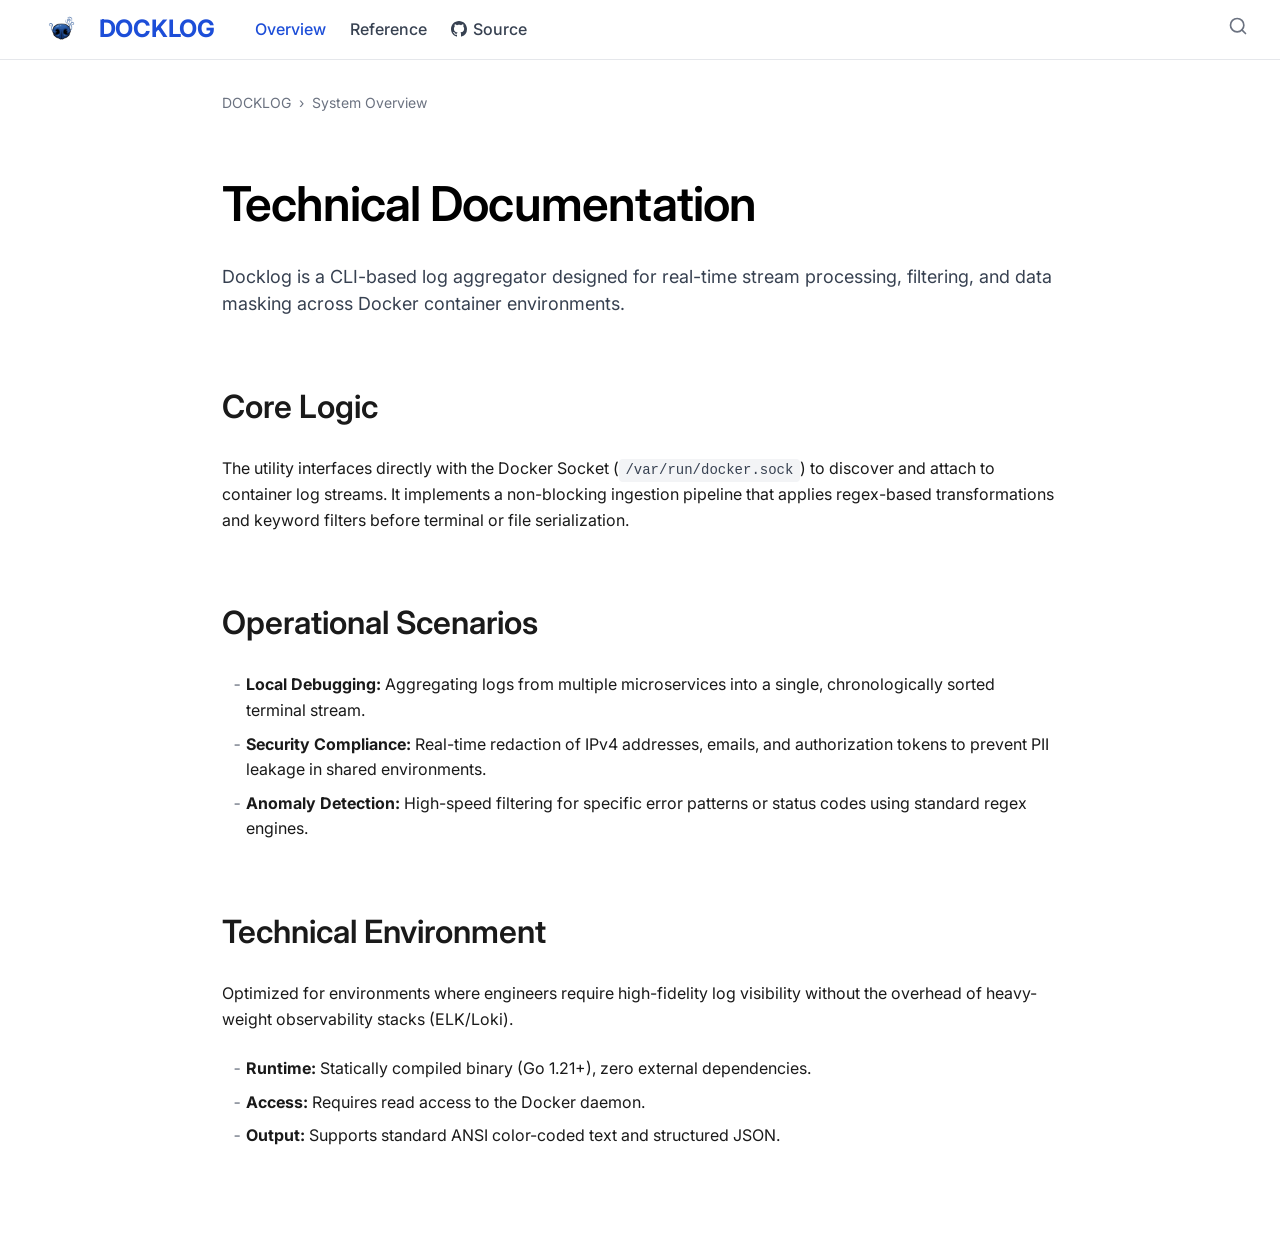
<file: docs/index.html>
<!DOCTYPE html>
<html lang="en">
<head>
    <meta charset="UTF-8">
    <meta name="viewport" content="width=device-width, initial-scale=1.0">
    <title>System Overview | Docklog Documentation</title>
    <link rel="stylesheet" href="style.css">
    <link rel="preconnect" href="https://fonts.googleapis.com">
    <link rel="preconnect" href="https://fonts.gstatic.com" crossorigin>
    <link href="https://fonts.googleapis.com/css2?family=Inter:wght@400;500;600;700&display=swap" rel="stylesheet">
</head>
<body>
    <header class="top-nav">
        <div class="nav-left">
            <a href="index.html" class="logo">
                <img src="docklog.png" alt="Docklog Logo" class="logo-img">
                DOCKLOG
            </a>
            <nav class="nav-links">
                <a href="index.html" class="active">Overview</a>
                <a href="commands.html">Reference</a>
                <a href="https://github.com/doguhanniltextra/docklog">
                    <svg height="16" width="16" viewBox="0 0 16 16" fill="currentColor" style="vertical-align: middle;"><path d="M8 0C3.58 0 0 3.58 0 8c0 3.54 2.29 6.53 5.47 7.59.4.07.55-.17.55-.38 0-.19-.01-.82-.01-1.49-2.01.37-2.53-.49-2.69-.94-.09-.23-.48-.94-.82-1.13-.28-.15-.68-.52-.01-.53.63-.01 1.08.58 1.23.82.72 1.21 1.87.87 2.33.66.07-.52.28-.87.51-1.07-1.78-.2-3.64-.89-3.64-3.95 0-.87.31-1.59.82-2.15-.08-.2-.36-1.02.08-2.12 0 0 .67-.21 2.2.82.64-.18 1.32-.27 2-.27.68 0 1.36.09 2 .27 1.53-1.04 2.2-.82 2.2-.82.44 1.1.16 1.92.08 2.12.51.56.82 1.27.82 2.15 0 3.07-1.87 3.75-3.65 3.95.29.25.54.73.54 1.48 0 1.07-.01 1.93-.01 2.2 0 .21.15.46.55.38A8.013 8.013 0 0016 8c0-4.42-3.58-8-8-8z"></path></svg>
                    Source
                </a>
            </nav>
        </div>
        <div class="search-icon">
            <svg width="20" height="20" viewBox="0 0 24 24" fill="none" stroke="currentColor" stroke-width="2" stroke-linecap="round" stroke-linejoin="round"><circle cx="11" cy="11" r="8"></circle><line x1="21" y1="21" x2="16.65" y2="16.65"></line></svg>
        </div>
    </header>

    <div class="breadcrumbs">
        <div class="breadcrumb-trail">
            <a href="index.html">DOCKLOG</a><span>&rsaquo;</span>System Overview
        </div>
    </div>

    <main class="container">
        <h1>Technical Documentation</h1>
        
        <p class="intro">
            Docklog is a CLI-based log aggregator designed for real-time stream processing, filtering, and data masking across Docker container environments.
        </p>

        <section id="system-logic">
            <h2>Core Logic</h2>
            <p>
                The utility interfaces directly with the Docker Socket (<code>/var/run/docker.sock</code>) to discover and attach to container log streams. It implements a non-blocking ingestion pipeline that applies regex-based transformations and keyword filters before terminal or file serialization.
            </p>
        </section>

        <section id="operational-scenarios">
            <h2>Operational Scenarios</h2>
            <ul>
                <li><strong>Local Debugging:</strong> Aggregating logs from multiple microservices into a single, chronologically sorted terminal stream.</li>
                <li><strong>Security Compliance:</strong> Real-time redaction of IPv4 addresses, emails, and authorization tokens to prevent PII leakage in shared environments.</li>
                <li><strong>Anomaly Detection:</strong> High-speed filtering for specific error patterns or status codes using standard regex engines.</li>
            </ul>
        </section>

        <section id="technical-constraints">
            <h2>Technical Environment</h2>
            <p>
                Optimized for environments where engineers require high-fidelity log visibility without the overhead of heavy-weight observability stacks (ELK/Loki).
            </p>
            <ul>
                <li><strong>Runtime:</strong> Statically compiled binary (Go 1.21+), zero external dependencies.</li>
                <li><strong>Access:</strong> Requires read access to the Docker daemon.</li>
                <li><strong>Output:</strong> Supports standard ANSI color-coded text and structured JSON.</li>
            </ul>
        </section>

    </main>
</body>
</html>
</file>
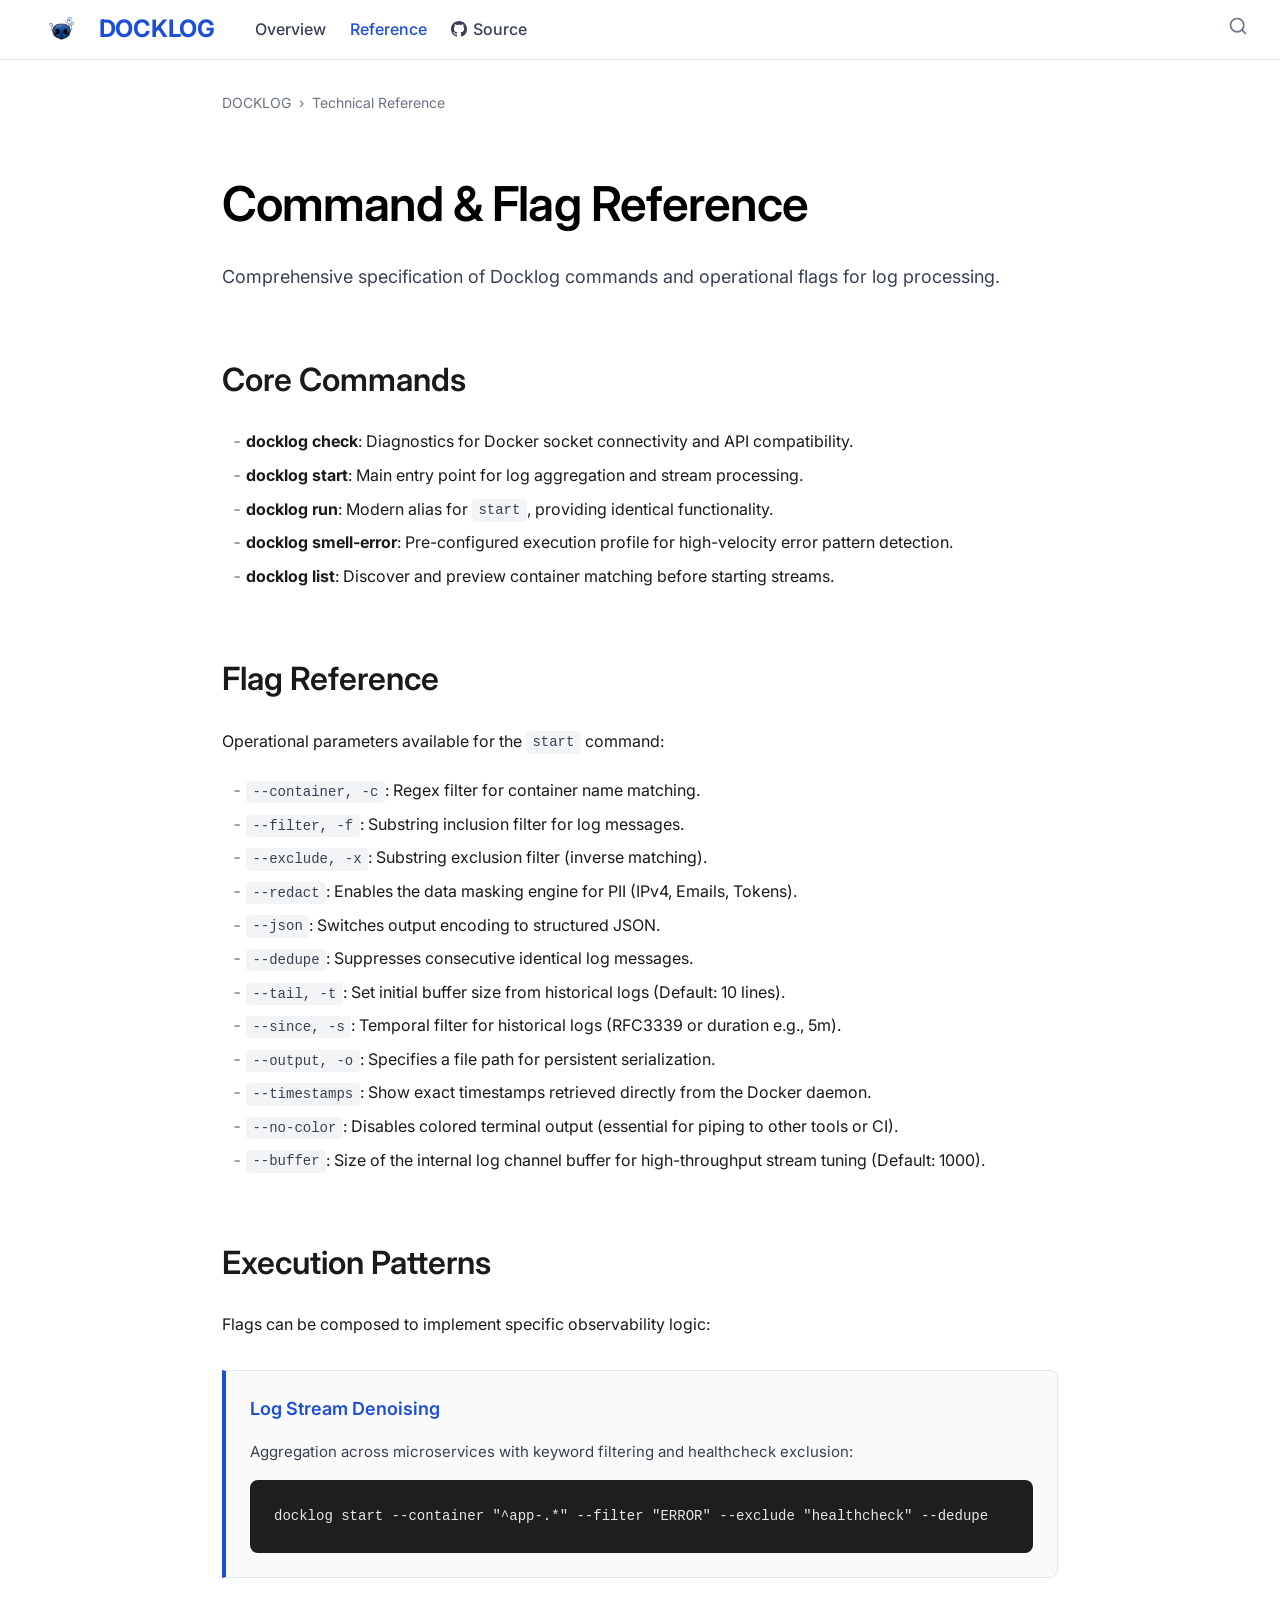
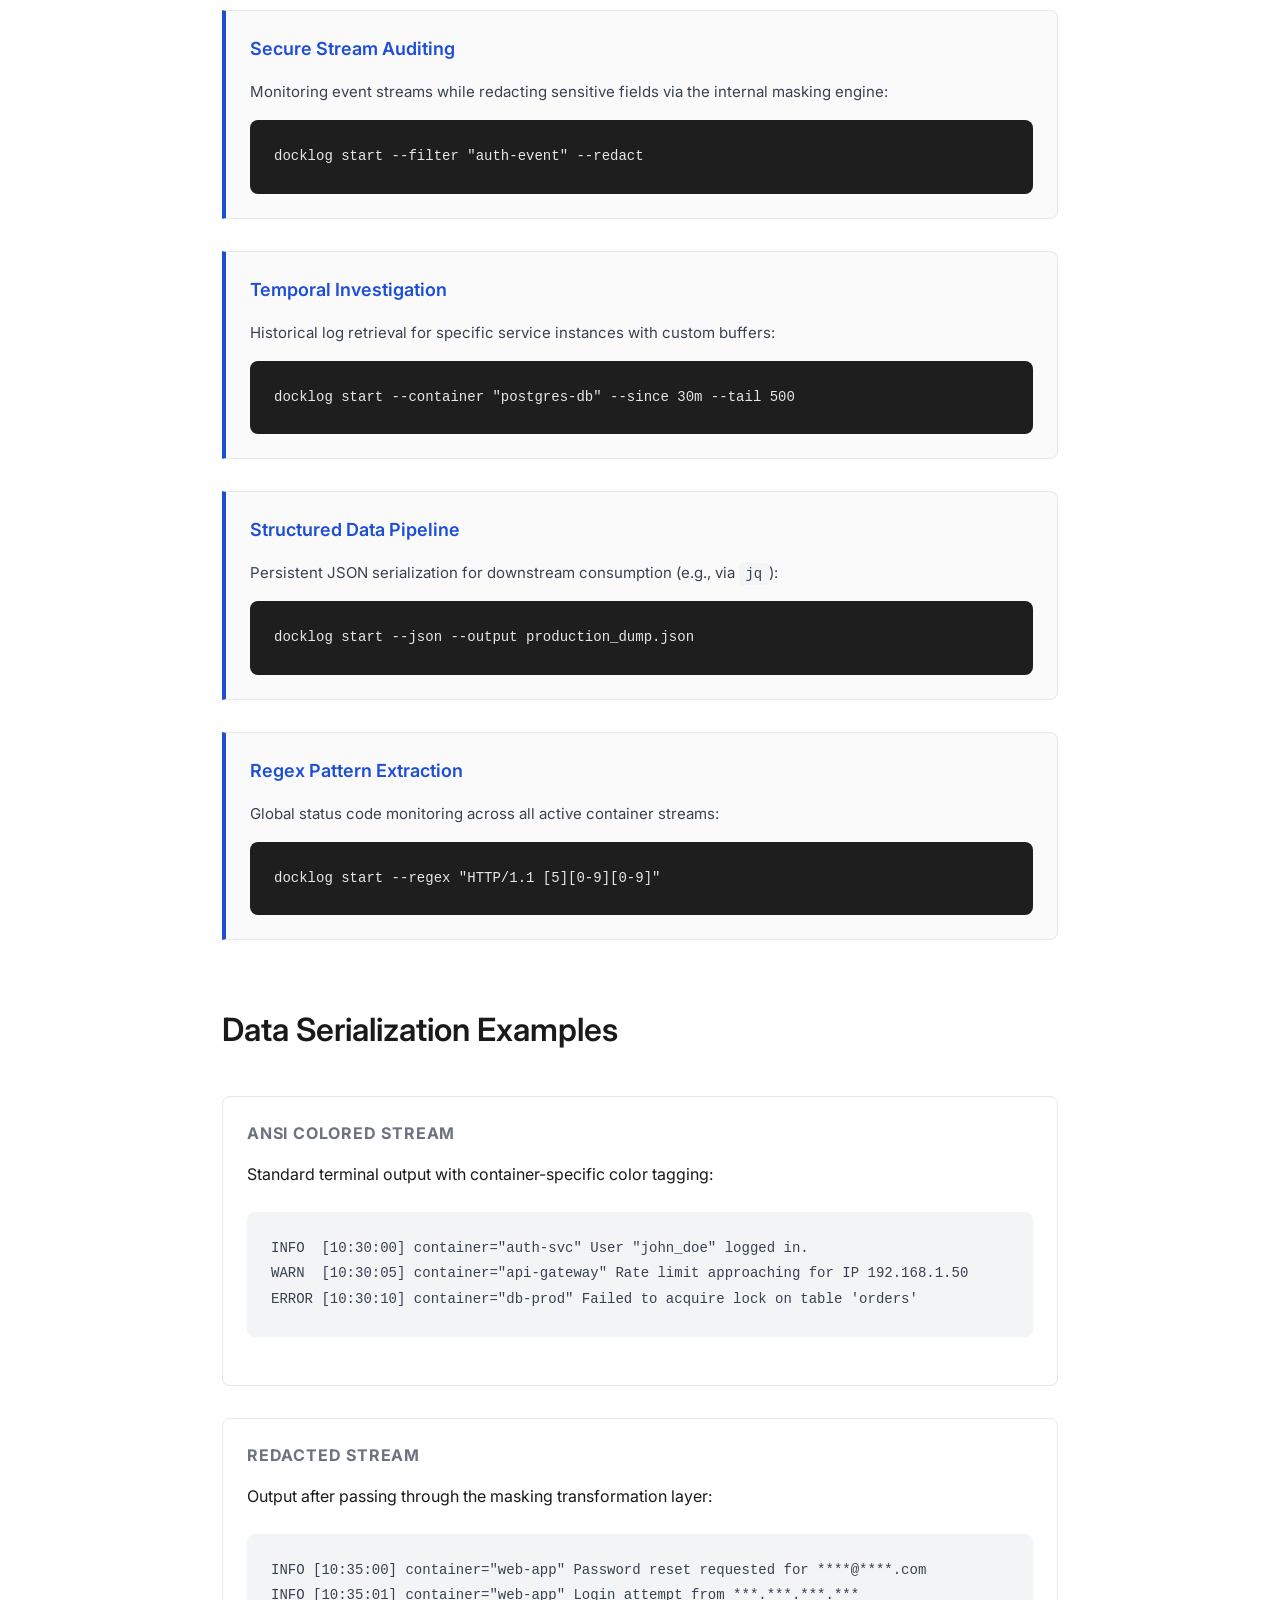
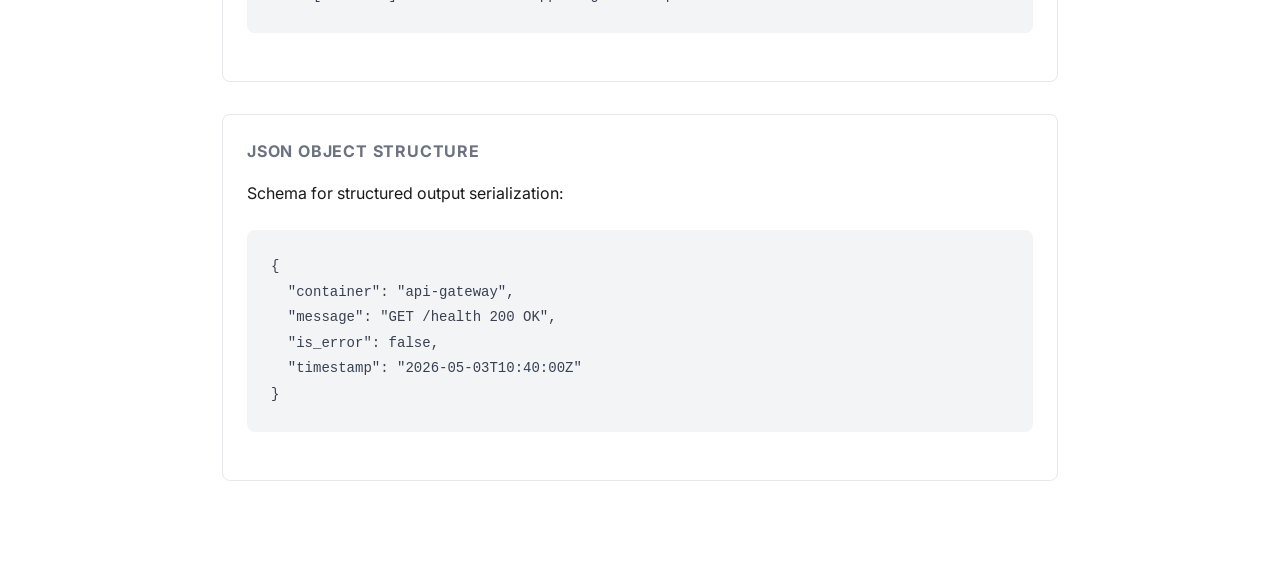
<file: docs/commands.html>
<!DOCTYPE html>
<html lang="en">
<head>
    <meta charset="UTF-8">
    <meta name="viewport" content="width=device-width, initial-scale=1.0">
    <title>Technical Reference | Docklog Documentation</title>
    <link rel="stylesheet" href="style.css">
    <link rel="preconnect" href="https://fonts.googleapis.com">
    <link rel="preconnect" href="https://fonts.gstatic.com" crossorigin>
    <link href="https://fonts.googleapis.com/css2?family=Inter:wght@400;500;600;700&display=swap" rel="stylesheet">
</head>
<body>
    <header class="top-nav">
        <div class="nav-left">
            <a href="index.html" class="logo">
                <img src="docklog.png" alt="Docklog Logo" class="logo-img">
                DOCKLOG
            </a>
            <nav class="nav-links">
                <a href="index.html">Overview</a>
                <a href="commands.html" class="active">Reference</a>
                <a href="https://github.com/doguhanniltextra/docklog">
                    <svg height="16" width="16" viewBox="0 0 16 16" fill="currentColor" style="vertical-align: middle;"><path d="M8 0C3.58 0 0 3.58 0 8c0 3.54 2.29 6.53 5.47 7.59.4.07.55-.17.55-.38 0-.19-.01-.82-.01-1.49-2.01.37-2.53-.49-2.69-.94-.09-.23-.48-.94-.82-1.13-.28-.15-.68-.52-.01-.53.63-.01 1.08.58 1.23.82.72 1.21 1.87.87 2.33.66.07-.52.28-.87.51-1.07-1.78-.2-3.64-.89-3.64-3.95 0-.87.31-1.59.82-2.15-.08-.2-.36-1.02.08-2.12 0 0 .67-.21 2.2.82.64-.18 1.32-.27 2-.27.68 0 1.36.09 2 .27 1.53-1.04 2.2-.82 2.2-.82.44 1.1.16 1.92.08 2.12.51.56.82 1.27.82 2.15 0 3.07-1.87 3.75-3.65 3.95.29.25.54.73.54 1.48 0 1.07-.01 1.93-.01 2.2 0 .21.15.46.55.38A8.013 8.013 0 0016 8c0-4.42-3.58-8-8-8z"></path></svg>
                    Source
                </a>
            </nav>
        </div>
        <div class="search-icon">
            <svg width="20" height="20" viewBox="0 0 24 24" fill="none" stroke="currentColor" stroke-width="2" stroke-linecap="round" stroke-linejoin="round"><circle cx="11" cy="11" r="8"></circle><line x1="21" y1="21" x2="16.65" y2="16.65"></line></svg>
        </div>
    </header>

    <div class="breadcrumbs">
        <div class="breadcrumb-trail">
            <a href="index.html">DOCKLOG</a><span>&rsaquo;</span>Technical Reference
        </div>
    </div>

    <main class="container">
        <h1>Command & Flag Reference</h1>
        
        <p class="intro">
            Comprehensive specification of Docklog commands and operational flags for log processing.
        </p>

        <section id="core-commands">
            <h2>Core Commands</h2>
            <ul>
                <li><strong>docklog check</strong>: Diagnostics for Docker socket connectivity and API compatibility.</li>
                <li><strong>docklog start</strong>: Main entry point for log aggregation and stream processing.</li>
                <li><strong>docklog run</strong>: Modern alias for <code>start</code>, providing identical functionality.</li>
                <li><strong>docklog smell-error</strong>: Pre-configured execution profile for high-velocity error pattern detection.</li>
                <li><strong>docklog list</strong>: Discover and preview container matching before starting streams.</li>
            </ul>
        </section>

        <section id="flag-reference">
            <h2>Flag Reference</h2>
            <p>Operational parameters available for the <code>start</code> command:</p>
            <ul>
                <li><code>--container, -c</code>: Regex filter for container name matching.</li>
                <li><code>--filter, -f</code>: Substring inclusion filter for log messages.</li>
                <li><code>--exclude, -x</code>: Substring exclusion filter (inverse matching).</li>
                <li><code>--redact</code>: Enables the data masking engine for PII (IPv4, Emails, Tokens).</li>
                <li><code>--json</code>: Switches output encoding to structured JSON.</li>
                <li><code>--dedupe</code>: Suppresses consecutive identical log messages.</li>
                <li><code>--tail, -t</code>: Set initial buffer size from historical logs (Default: 10 lines).</li>
                <li><code>--since, -s</code>: Temporal filter for historical logs (RFC3339 or duration e.g., 5m).</li>
                <li><code>--output, -o</code>: Specifies a file path for persistent serialization.</li>
                <li><code>--timestamps</code>: Show exact timestamps retrieved directly from the Docker daemon.</li>
                <li><code>--no-color</code>: Disables colored terminal output (essential for piping to other tools or CI).</li>
                <li><code>--buffer</code>: Size of the internal log channel buffer for high-throughput stream tuning (Default: 1000).</li>
            </ul>
        </section>

        <section id="execution-patterns">
            <h2>Execution Patterns</h2>
            <p>Flags can be composed to implement specific observability logic:</p>
            
            <div class="command-box">
                <h3>Log Stream Denoising</h3>
                <p>Aggregation across microservices with keyword filtering and healthcheck exclusion:</p>
                <pre><code>docklog start --container "^app-.*" --filter "ERROR" --exclude "healthcheck" --dedupe</code></pre>
            </div>

            <div class="command-box">
                <h3>Secure Stream Auditing</h3>
                <p>Monitoring event streams while redacting sensitive fields via the internal masking engine:</p>
                <pre><code>docklog start --filter "auth-event" --redact</code></pre>
            </div>

            <div class="command-box">
                <h3>Temporal Investigation</h3>
                <p>Historical log retrieval for specific service instances with custom buffers:</p>
                <pre><code>docklog start --container "postgres-db" --since 30m --tail 500</code></pre>
            </div>

            <div class="command-box">
                <h3>Structured Data Pipeline</h3>
                <p>Persistent JSON serialization for downstream consumption (e.g., via <code>jq</code>):</p>
                <pre><code>docklog start --json --output production_dump.json</code></pre>
            </div>

            <div class="command-box">
                <h3>Regex Pattern Extraction</h3>
                <p>Global status code monitoring across all active container streams:</p>
                <pre><code>docklog start --regex "HTTP/1.1 [5][0-9][0-9]"</code></pre>
            </div>
        </section>

        <section id="data-serialization">
            <h2>Data Serialization Examples</h2>
            
            <div class="callout">
                <h4>ANSI Colored Stream</h4>
                <p>Standard terminal output with container-specific color tagging:</p>
                <pre><code>INFO  [10:30:00] container="auth-svc" User "john_doe" logged in.
WARN  [10:30:05] container="api-gateway" Rate limit approaching for IP 192.168.1.50
ERROR [10:30:10] container="db-prod" Failed to acquire lock on table 'orders'</code></pre>
            </div>

            <div class="callout">
                <h4>Redacted Stream</h4>
                <p>Output after passing through the masking transformation layer:</p>
                <pre><code>INFO [10:35:00] container="web-app" Password reset requested for ****@****.com
INFO [10:35:01] container="web-app" Login attempt from ***.***.***.***</code></pre>
            </div>

            <div class="callout">
                <h4>JSON Object Structure</h4>
                <p>Schema for structured output serialization:</p>
                <pre><code>{
  "container": "api-gateway",
  "message": "GET /health 200 OK",
  "is_error": false,
  "timestamp": "2026-05-03T10:40:00Z"
}</code></pre>
            </div>
        </section>

    </main>
</body>
</html>
</file>
<file: docs/style.css>
:root {
    --bg-color: #FFFFFF;
    --text-primary: #1A1A1A;
    --text-secondary: #374151;
    --text-muted: #6B7280;
    --accent-purple: #1d4ed8;
    --accent-blue: #2563EB;
    --border-color: #E5E7EB;
    --code-bg: #F3F4F6;
    --max-width: 900px;
}

* {
    margin: 0;
    padding: 0;
    box-sizing: border-box;
}

body {
    font-family: 'Inter', -apple-system, BlinkMacSystemFont, "Segoe UI", Roboto, sans-serif;
    background-color: var(--bg-color);
    color: var(--text-primary);
    line-height: 1.6;
    font-size: 16px;
    -webkit-font-smoothing: antialiased;
}

/* Header & Navigation */
.top-nav {
    height: 60px;
    display: flex;
    align-items: center;
    justify-content: space-between;
    padding: 0 2rem;
    border-bottom: 1px solid var(--border-color);
    position: sticky;
    top: 0;
    background: white;
    z-index: 1000;
}

.nav-left {
    display: flex;
    align-items: center;
    gap: 2.5rem;
}

.logo {
    font-size: 24px;
    font-weight: 700;
    color: #1d4ed8;
    /* Deep Blue from docklog.png */
    text-decoration: none;
    letter-spacing: -0.01em;
    display: flex;
    align-items: center;
    gap: 0.5rem;
}

.logo-img {
    height: 32px;
    width: auto;
}

.nav-links {
    display: flex;
    gap: 1.5rem;
}

.nav-links a {
    text-decoration: none;
    color: var(--text-secondary);
    font-size: 16px;
    font-weight: 500;
    transition: color 0.2s;
    display: flex;
    align-items: center;
    gap: 0.4rem;
}

.nav-links a:hover {
    color: var(--accent-blue);
    text-decoration: underline;
}

.nav-links a.active {
    color: var(--accent-purple);
}

.search-icon {
    color: var(--text-muted);
    cursor: pointer;
}

/* Breadcrumbs */
.breadcrumbs {
    max-width: var(--max-width);
    margin: 2rem auto 0;
    padding: 0 2rem;
    font-size: 14px;
    color: var(--text-muted);
    display: flex;
    justify-content: space-between;
    align-items: center;
}

.breadcrumb-trail a {
    color: inherit;
    text-decoration: none;
}

.breadcrumb-trail span {
    margin: 0 0.5rem;
}

/* Main Content Layout */
.container {
    max-width: var(--max-width);
    margin: 0 auto;
    padding: 4rem 2rem;
}

h1 {
    font-size: 48px;
    font-weight: 600;
    color: #000000;
    letter-spacing: -0.02em;
    margin-bottom: 2rem;
    line-height: 1.1;
}

h2 {
    font-size: 32px;
    font-weight: 600;
    color: var(--text-primary);
    margin-top: 4rem;
    margin-bottom: 1rem;
    padding-bottom: 0.5rem;
}

h3 {
    font-size: 24px;
    font-weight: 600;
    margin-top: 2rem;
    margin-bottom: 1rem;
}

p {
    margin-bottom: 1.5rem;
}

.intro {
    font-size: 18px;
    line-height: 1.5;
    color: var(--text-secondary);
    margin-bottom: 3rem;
}

/* Lists */
ul {
    margin-bottom: 2rem;
    padding-left: 1.5rem;
}

li {
    margin-bottom: 0.5rem;
}

li::marker {
    color: var(--text-muted);
    content: "- ";
}

/* Code */
code {
    font-family: 'SFMono-Regular', Consolas, 'Liberation Mono', Menlo, monospace;
    background-color: var(--code-bg);
    padding: 0.2rem 0.4rem;
    border-radius: 4px;
    font-size: 14px;
    color: var(--text-secondary);
}

pre {
    background-color: var(--code-bg);
    padding: 1.5rem;
    border-radius: 8px;
    overflow-x: auto;
    margin: 1.5rem 0;
}

pre code {
    background: none;
    padding: 0;
    border-radius: 0;
    font-size: 14px;
    line-height: 1.5;
}

/* Callouts/Cards */
.callout {
    border: 1px solid var(--border-color);
    border-radius: 8px;
    padding: 1.5rem;
    margin: 2rem 0;
    background: white;
}

.callout h4 {
    margin-bottom: 1rem;
    font-size: 16px;
    text-transform: uppercase;
    letter-spacing: 0.05em;
    color: var(--text-muted);
}

/* Links */
a {
    color: var(--accent-blue);
    text-decoration: none;
}

a:hover {
    text-decoration: underline;
}

/* Footer */
footer {
    border-top: 1px solid var(--border-color);
    padding: 2rem;
    text-align: center;
    font-size: 12px;
    color: var(--text-muted);
    margin-top: 4rem;
}

/* Command Examples Styling */
.command-box {
    border-left: 4px solid var(--accent-purple);
    background: #FAFAFA;
    padding: 1.5rem;
    margin: 2rem 0;
    border-radius: 0 8px 8px 0;
    border-top: 1px solid var(--border-color);
    border-right: 1px solid var(--border-color);
    border-bottom: 1px solid var(--border-color);
}

.command-box h3 {
    margin-top: 0;
    font-size: 18px;
    color: var(--accent-purple);
}

.command-box p {
    font-size: 15px;
    color: var(--text-secondary);
    margin-bottom: 1rem;
}

.command-box pre {
    margin: 0;
    background: #1E1E1E;
    /* Dark terminal look */
    color: #E5E7EB;
}

.command-box pre code {
    color: #E5E7EB;
}

/* Responsive */
@media (max-width: 768px) {
    h1 {
        font-size: 36px;
    }

    h2 {
        font-size: 28px;
    }

    .top-nav {
        padding: 0 1rem;
    }

    .nav-links {
        display: none;
    }
}
</file>
